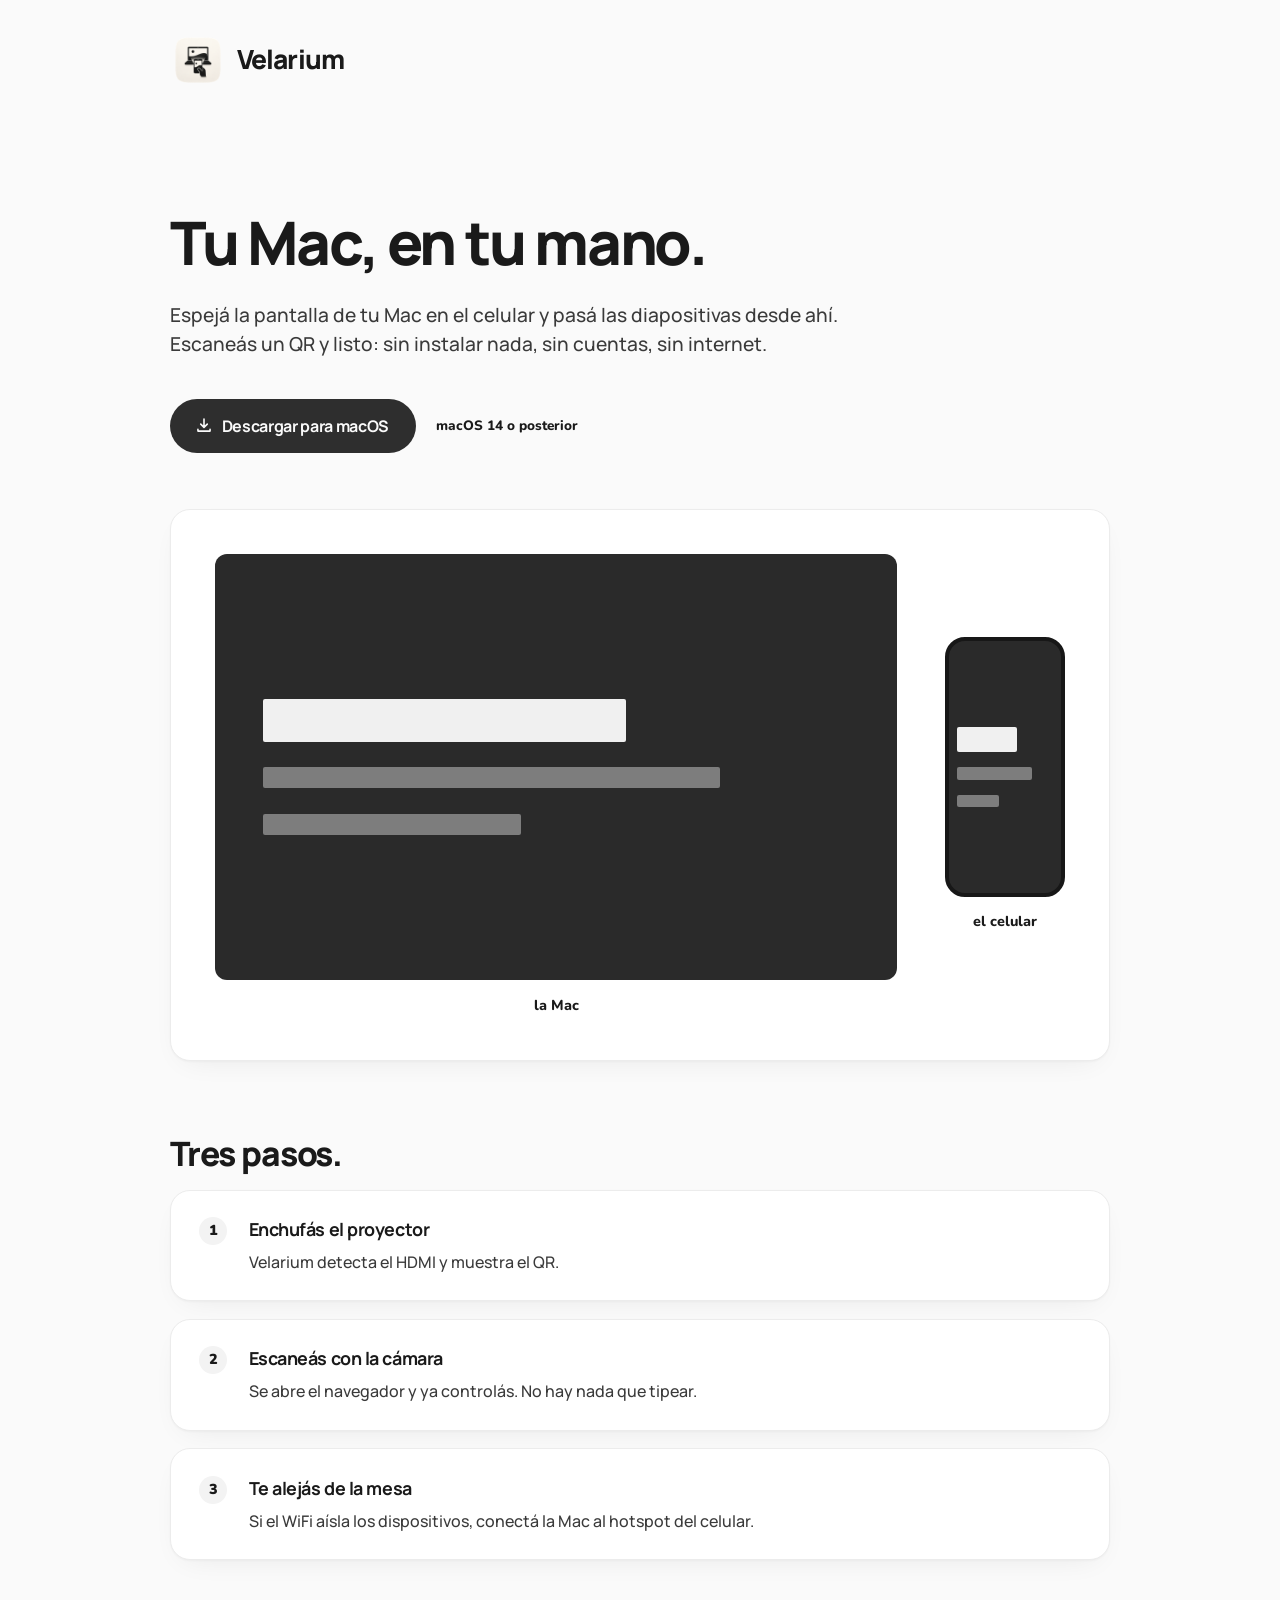
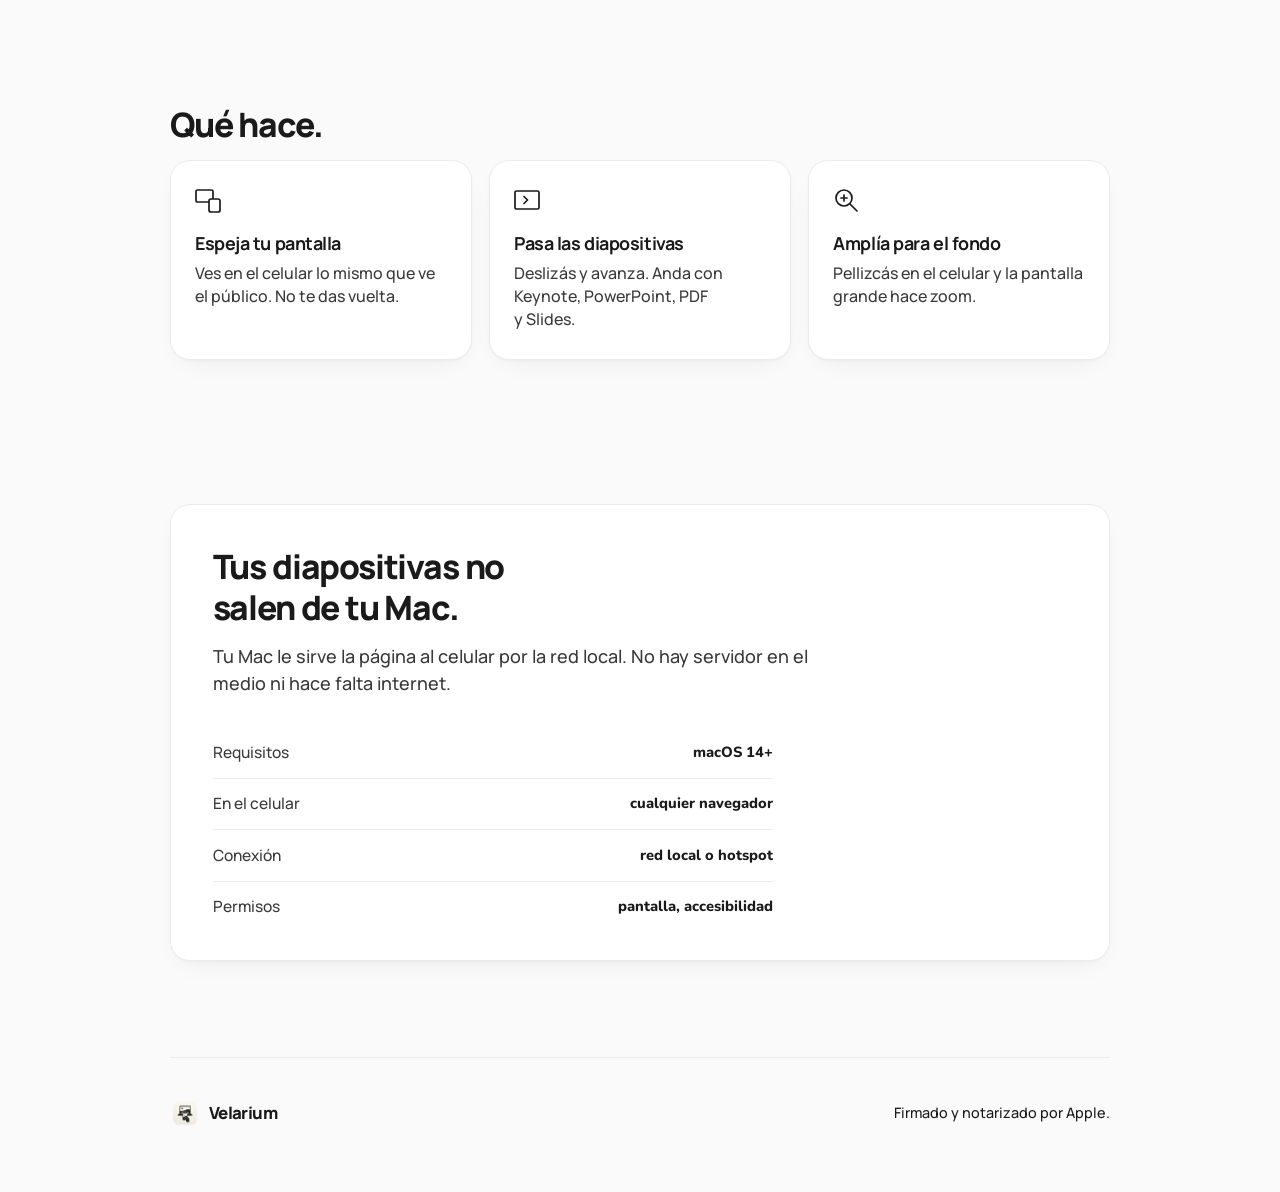
<file: site/index.html>
<!doctype html>
<html lang="es">
<head>
<meta charset="utf-8">
<meta name="viewport" content="width=device-width, initial-scale=1">
<title>Velarium</title>
<meta name="description" content="Espejá y controlá la presentación de tu Mac desde el celular. Escaneás un QR y listo.">
<meta name="theme-color" content="#fafafa">
<link rel="preconnect" href="https://fonts.googleapis.com">
<link rel="preconnect" href="https://fonts.gstatic.com" crossorigin>
<link rel="stylesheet" href="https://fonts.googleapis.com/css2?family=Manrope:wght@400;500;600;700;800&family=Nunito:wght@700;800;900&display=swap">
<link rel="icon" href="favicon-32.png" sizes="32x32">
<link rel="icon" href="logo.png" sizes="256x256">
<link rel="apple-touch-icon" href="icono-180.png">
<style>
/* Committed to a single light theme, like the reference: no dark blocks, every
   colour painted explicitly so the page holds on any host background. */
:root {
  --bg:        #fafafa;
  --surface:   #ffffff;
  --sunken:    #f3f3f3;
  --border:    #ececec;
  --text:      #1a1a1a;
  --text-soft: #3a3a3a;
  --solid:     #2e2e2e;
  --on-solid:  #fafafa;

  /* The screens stay dark in every context — they are screens, not surfaces. */
  --screen:    #2a2a2a;
  --screen-lit:#7d7d7d;
  --screen-hi: #f0f0f0;
  --bezel:     #171717;

  --shadow: 0 1px 2px rgba(0,0,0,.03), 0 10px 30px -14px rgba(0,0,0,.09);

  --sans:  "Manrope", system-ui, -apple-system, sans-serif;
  --round: "Nunito", ui-rounded, "SF Pro Rounded", system-ui, sans-serif;

  --radius:    20px;
  --radius-sm: 12px;
  --measure:   56ch;
  --gutter: clamp(1.25rem, 4vw, 2.5rem);
}

* { box-sizing: border-box; }

body {
  margin: 0;
  background: var(--bg);
  color: var(--text);
  font-family: var(--sans);
  font-size: 18px;
  font-weight: 500;
  line-height: 1.5;
  -webkit-font-smoothing: antialiased;
}

a { color: inherit; }

:focus-visible {
  outline: 2px solid var(--text-soft);
  outline-offset: 3px;
  border-radius: 4px;
}

.shell {
  max-width: 1020px;
  margin: 0 auto;
  padding-inline: var(--gutter);
}

/* ---------- Header ---------- */

header {
  display: flex;
  justify-content: space-between;
  align-items: center;
  gap: 1rem;
  padding-block: 2rem;
}

.wordmark {
  display: inline-flex;
  align-items: center;
  gap: 0.7rem;
  font-weight: 800;
  font-size: 1.65rem;
  letter-spacing: -0.035em;
  text-decoration: none;
}

/* El ícono es una lámina crema con la figura al 60%, así que necesita tamaño
   para leerse: a 44px la Mac y el celular se empastan. */
.wordmark .mark {
  display: block;
  width: 56px;
  height: 56px;
  flex: none;
}

footer .wordmark { font-size: 1.05rem; gap: 0.55rem; }
footer .wordmark .mark { width: 30px; height: 30px; }


/* ---------- Hero ---------- */

.hero { padding-block: clamp(3rem, 8vw, 5.5rem) clamp(2.5rem, 5vw, 3.5rem); }

h1 {
  font-size: clamp(2.4rem, 5.6vw, 3.75rem);
  font-weight: 800;
  line-height: 1.15;
  letter-spacing: -0.04em;
  margin: 0;
  max-width: 15ch;
  text-wrap: balance;
}

.lede {
  max-width: var(--measure);
  font-size: 1.2rem;
  font-weight: 500;
  line-height: 1.5;
  color: var(--text-soft);
  margin: 1.5rem 0 0;
  text-wrap: pretty;
}

.actions {
  display: flex;
  flex-wrap: wrap;
  align-items: center;
  gap: 1.2rem;
  margin-top: 2.5rem;
}

.download {
  display: inline-flex;
  align-items: center;
  gap: 0.65rem;
  padding: 0.95rem 1.7rem;
  background: var(--solid);
  color: var(--on-solid);
  text-decoration: none;
  font-weight: 700;
  font-size: 1rem;
  letter-spacing: -0.02em;
  border-radius: 999px;
  transition: opacity .18s ease, transform .18s ease;
}

.download:hover { opacity: .86; transform: translateY(-1px); }
.download svg { display: block; }

.requirement {
  font-family: var(--round);
  font-weight: 800;
  font-size: 0.85rem;
  color: var(--text);
  line-height: 1.6;
}

/* ---------- Cards ---------- */

.card {
  background: var(--surface);
  border: 1px solid var(--border);
  border-radius: var(--radius);
  box-shadow: var(--shadow);
}

/* ---------- The demonstration ---------- */

.demo {
  display: grid;
  grid-template-columns: 1fr;
  gap: clamp(1.75rem, 4vw, 3rem);
  align-items: center;
  padding: clamp(1.5rem, 4vw, 2.75rem);
}

@media (min-width: 780px) { .demo { grid-template-columns: 1fr auto; } }

.mac, .handset {
  position: relative;
  background: var(--screen);
  overflow: hidden;
  /* Slide metrics resolve against the screen, not against the 300%-wide strip —
     percentage padding would otherwise be measured against triple the width. */
  container-type: size;
}

.mac { aspect-ratio: 16 / 10; border-radius: var(--radius-sm); }

.handset {
  width: 120px;
  aspect-ratio: 9 / 19.5;
  border-radius: 20px;
  margin-inline: auto;
  border: 4px solid var(--bezel);
}

/* Both surfaces run the same strip on the same timing — that they never drift
   apart is the product's entire claim, so the page demonstrates it. */
.strip {
  position: absolute;
  top: 0;
  bottom: 0;
  left: 0;
  display: flex;
  width: 300%;
  animation: advance 10.5s infinite;
}

.slide {
  width: 33.3333%;
  height: 100%;
  display: flex;
  flex-direction: column;
  justify-content: center;
  gap: 6cqh;
  padding: 9cqh 7cqw;
}

.slide .bar { height: 5cqh; background: var(--screen-lit); border-radius: 2px; }
.slide .bar.title { height: 10cqh; width: 62%; background: var(--screen-hi); }
.slide .bar.short { width: 44%; }
.slide .bar.mid   { width: 78%; }

.slide .plot { display: flex; align-items: flex-end; gap: 6%; height: 32cqh; }
.slide .plot i { flex: 1; background: var(--screen-lit); border-radius: 2px; }

@keyframes advance {
  0%, 28%  { transform: translateX(0); }
  33%, 61% { transform: translateX(-33.3333%); }
  66%, 94% { transform: translateX(-66.6666%); }
  100%     { transform: translateX(0); }
}

.thumb {
  position: absolute;
  left: 50%;
  bottom: 15%;
  width: 30px;
  height: 30px;
  margin-left: -15px;
  border-radius: 50%;
  border: 1.5px solid var(--screen-hi);
  opacity: 0;
  animation: swipe 10.5s infinite;
  pointer-events: none;
}

@keyframes swipe {
  0%, 24%   { opacity: 0;   transform: translateX(22px); }
  27%       { opacity: .8;  transform: translateX(22px); }
  32%       { opacity: 0;   transform: translateX(-26px); }
  57%       { opacity: 0;   transform: translateX(22px); }
  60%       { opacity: .8;  transform: translateX(22px); }
  65%       { opacity: 0;   transform: translateX(-26px); }
  90%       { opacity: 0;   transform: translateX(22px); }
  93%       { opacity: .8;  transform: translateX(22px); }
  98%, 100% { opacity: 0;   transform: translateX(-26px); }
}

.caption {
  max-width: none;
  font-family: var(--round);
  font-weight: 800;
  font-size: 0.9rem;
  color: var(--text);
  margin: 0.9rem 0 0;
  text-align: center;
}

@media (prefers-reduced-motion: reduce) {
  .strip { animation: none; }
  .thumb { animation: none; opacity: .55; }
}

/* ---------- Sections ---------- */

section { padding-block: clamp(3rem, 7vw, 4.5rem); }


h2 {
  font-size: clamp(1.6rem, 3.2vw, 2.1rem);
  font-weight: 800;
  letter-spacing: -0.035em;
  line-height: 1.2;
  margin: 0 0 1rem;
  max-width: 20ch;
  text-wrap: balance;
}

h3 {
  font-size: 1.12rem;
  font-weight: 700;
  letter-spacing: -0.025em;
  line-height: 1.35;
  margin: 0 0 0.55rem;
}

p { margin: 0; max-width: var(--measure); text-wrap: pretty; }

.grid {
  display: grid;
  gap: 1.1rem;
  grid-template-columns: repeat(auto-fit, minmax(250px, 1fr));
}

.grid .card {
  display: flex;
  flex-direction: column;
  padding: 1.6rem 1.5rem 1.7rem;
}

.grid .icon {
  display: block;
  width: 26px;
  height: 26px;
  margin-bottom: 1.15rem;
  color: var(--text);
}

/* Los títulos entran en una línea a propósito: dos tarjetas con encabezado de
   distinto alto desalinean los párrafos y la fila se ve rota. */
.grid h3 { margin-bottom: 0.4rem; }
.grid p { color: var(--text-soft); font-size: 1rem; line-height: 1.45; }

/* Numbered because the order is real: nothing works out of sequence. */
.steps { display: grid; gap: 1.1rem; counter-reset: step; }

.step {
  display: grid;
  grid-template-columns: auto 1fr;
  gap: 1.35rem;
  padding: 1.65rem 1.75rem;
  align-items: start;
}

.step::before {
  counter-increment: step;
  content: counter(step);
  display: grid;
  place-items: center;
  width: 28px;
  height: 28px;
  border-radius: 50%;
  background: var(--sunken);
  font-family: var(--round);
  font-weight: 900;
  font-size: 0.9rem;
  color: var(--text);
}

.step p { color: var(--text-soft); font-size: 1rem; }

/* ---------- Specs ---------- */

.panel { padding: clamp(1.75rem, 4vw, 2.6rem); }
.panel > p { color: var(--text-soft); }

.specs {
  display: grid;
  gap: 0;
  margin: 1.9rem 0 0;
  max-width: 560px;
}

.spec {
  display: flex;
  justify-content: space-between;
  gap: 1.5rem;
  padding-block: 0.85rem;
  border-bottom: 1px solid var(--border);
  font-size: 0.97rem;
}

.spec:last-child { border-bottom: none; padding-bottom: 0; }
.spec dt { color: var(--text-soft); margin: 0; }
.spec dd { margin: 0; font-family: var(--round); font-weight: 800; font-size: 0.92rem; text-align: right; }

/* ---------- Footer ---------- */

footer {
  padding-block: 2.5rem 4rem;
  margin-top: 1.5rem;
  border-top: 1px solid var(--border);
  display: flex;
  flex-wrap: wrap;
  justify-content: space-between;
  align-items: center;
  gap: 1.25rem;
  font-size: 0.9rem;
  color: var(--text);
}

footer p { max-width: 44ch; }
</style>
</head>
<body>

<div class="shell">

  <header>
    <a class="wordmark" href="./">
      <img class="mark" src="logo.png" width="256" height="256" alt="">
      Velarium
    </a>
  </header>

  <div class="hero">
    <h1>Tu Mac, en tu mano.</h1>
    <p class="lede">
      Espejá la pantalla de tu Mac en el celular y pasá las diapositivas desde ahí.
      Escaneás un QR y listo: sin instalar nada, sin cuentas, sin internet.
    </p>
    <div class="actions">
      <a class="download" href="Velarium.dmg" download>
        <svg width="14" height="15" viewBox="0 0 15 16" fill="none" aria-hidden="true">
          <path d="M7.5 1v9m0 0L4 6.5M7.5 10L11 6.5M1 12v2h13v-2"
                stroke="currentColor" stroke-width="1.7"
                stroke-linecap="round" stroke-linejoin="round"/>
        </svg>
        Descargar para macOS
      </a>
      <span class="requirement">macOS 14 o posterior</span>
    </div>
  </div>

  <div class="card demo">
    <div>
      <div class="mac">
        <div class="strip">
          <div class="slide">
            <div class="bar title"></div><div class="bar mid"></div><div class="bar short"></div>
          </div>
          <div class="slide">
            <div class="bar title"></div>
            <div class="plot"><i style="height:40%"></i><i style="height:68%"></i><i style="height:52%"></i><i style="height:88%"></i><i style="height:61%"></i></div>
          </div>
          <div class="slide">
            <div class="bar title"></div><div class="bar short"></div><div class="bar mid"></div><div class="bar short"></div>
          </div>
        </div>
      </div>
      <p class="caption">la Mac</p>
    </div>

    <div>
      <div class="handset">
        <div class="strip">
          <div class="slide">
            <div class="bar title"></div><div class="bar mid"></div><div class="bar short"></div>
          </div>
          <div class="slide">
            <div class="bar title"></div>
            <div class="plot"><i style="height:40%"></i><i style="height:68%"></i><i style="height:52%"></i><i style="height:88%"></i><i style="height:61%"></i></div>
          </div>
          <div class="slide">
            <div class="bar title"></div><div class="bar short"></div><div class="bar mid"></div><div class="bar short"></div>
          </div>
        </div>
        <div class="thumb"></div>
      </div>
      <p class="caption">el celular</p>
    </div>
  </div>

  <section>
    <h2>Tres pasos.</h2>
    <div class="steps">
      <div class="card step">
        <div>
          <h3>Enchufás el proyector</h3>
          <p>Velarium detecta el HDMI y muestra el QR.</p>
        </div>
      </div>
      <div class="card step">
        <div>
          <h3>Escaneás con la cámara</h3>
          <p>Se abre el navegador y ya controlás. No hay nada que tipear.</p>
        </div>
      </div>
      <div class="card step">
        <div>
          <h3>Te alejás de la mesa</h3>
          <p>Si el WiFi aísla los dispositivos, conectá la Mac al hotspot del celular.</p>
        </div>
      </div>
    </div>
  </section>

  <section>
    <h2>Qué hace.</h2>
    <div class="grid">
      <div class="card">
        <svg class="icon" viewBox="0 0 26 26" fill="none" aria-hidden="true">
          <rect x="1" y="3" width="17" height="12" rx="1.6" stroke="currentColor" stroke-width="1.7"/>
          <rect x="14" y="12" width="11" height="13" rx="2" fill="var(--surface)" stroke="currentColor" stroke-width="1.7"/>
        </svg>
        <h3>Espeja tu pantalla</h3>
        <p>Ves en el celular lo mismo que ve el público. No te das vuelta.</p>
      </div>
      <div class="card">
        <svg class="icon" viewBox="0 0 26 26" fill="none" aria-hidden="true">
          <rect x="1" y="4" width="24" height="18" rx="1.6" stroke="currentColor" stroke-width="1.7"/>
          <path d="M10 9.5l3.5 3.5L10 16.5" stroke="currentColor" stroke-width="1.7" stroke-linecap="round" stroke-linejoin="round"/>
        </svg>
        <h3>Pasa las diapositivas</h3>
        <p>Deslizás y avanza. Anda con Keynote, PowerPoint, PDF y Slides.</p>
      </div>
      <div class="card">
        <svg class="icon" viewBox="0 0 26 26" fill="none" aria-hidden="true">
          <circle cx="11" cy="11" r="8" stroke="currentColor" stroke-width="1.7"/>
          <path d="M8 11h6M11 8v6M17 17l7 7" stroke="currentColor" stroke-width="1.7" stroke-linecap="round"/>
        </svg>
        <h3>Amplía para el fondo</h3>
        <p>Pellizcás en el celular y la pantalla grande hace zoom.</p>
      </div>
    </div>
  </section>

  <section>
    <div class="card panel">
      <h2>Tus diapositivas no salen de tu Mac.</h2>
      <p>
        Tu Mac le sirve la página al celular por la red local. No hay servidor en el medio
        ni hace falta internet.
      </p>
      <dl class="specs">
        <div class="spec"><dt>Requisitos</dt><dd>macOS 14+</dd></div>
        <div class="spec"><dt>En el celular</dt><dd>cualquier navegador</dd></div>
        <div class="spec"><dt>Conexión</dt><dd>red local o hotspot</dd></div>
        <div class="spec"><dt>Permisos</dt><dd>pantalla, accesibilidad</dd></div>
      </dl>
    </div>
  </section>

  <footer>
    <span class="wordmark">
      <img class="mark" src="logo.png" width="256" height="256" alt="">
      Velarium
    </span>
    <p>Firmado y notarizado por Apple.</p>
  </footer>

</div>
</body>
</html>
</file>
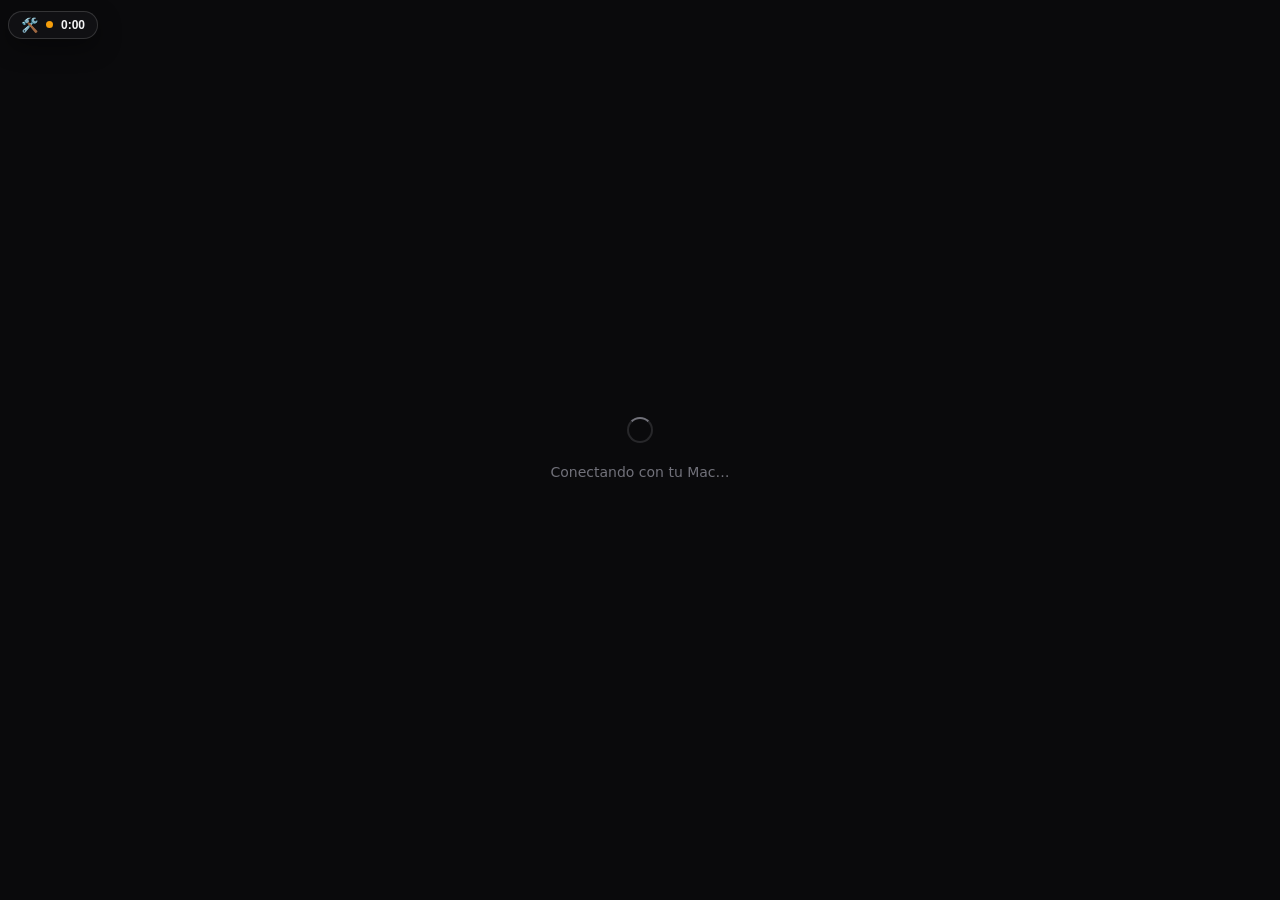
<file: Sources/Velarium/Web/index.html>
<!doctype html>
<html lang="es">
<head>
<meta charset="utf-8">
<meta name="viewport" content="width=device-width, initial-scale=1, maximum-scale=1, viewport-fit=cover">
<meta name="apple-mobile-web-app-capable" content="yes">
<meta name="apple-mobile-web-app-status-bar-style" content="black-translucent">
<meta name="theme-color" content="#0a0a0c">
<title>Velarium</title>
<link rel="manifest" href="manifest.json">
<link rel="apple-touch-icon" href="icono-180.png">
<link rel="icon" type="image/png" sizes="180x180" href="icono-180.png">
<link rel="icon" type="image/png" sizes="32x32" href="favicon-32.png">
<link rel="stylesheet" href="style.css">
</head>
<body>

<header id="header" class="collapsed">
  <button id="toolsToggleBtn" class="tools-toggle-btn" title="Herramientas">
    <span class="tools-icon">🛠️</span>
    <span id="dot" class="dot"></span>
    <span id="timer">0:00</span>
    <span id="zoomBadge" class="badge" hidden>1.0×</span>
  </button>
  <div id="toolsMenu" class="tools-menu">
    <button id="laserBtn" class="bar-btn" title="Activar Puntero Láser">🔴 Láser</button>
    <button id="windowsBtn" class="bar-btn" title="Ver Pestañas y Ventanas abiertas">🗂️ Pestañas</button>
    <button id="fullScreenBtn" class="bar-btn" title="Agrandar a Pantalla Completa">⛶ Agrandar</button>
    <button id="installBtn" class="bar-btn highlight" title="Instalar como App a Pantalla Completa">📲 Instalar</button>
    <button id="minimizeBtn" class="bar-btn mini" title="Ocultar a la izquierda">◀</button>
  </div>
</header>

<div id="stage">
  <div id="frame">
    <canvas id="screen"></canvas>
  </div>
  <div id="placeholder">
    <div class="spinner"></div>
    <p id="statusMsg">Conectando con tu Mac…</p>
  </div>
</div>

<div id="windowModal" class="modal hidden">
  <div class="modal-content">
    <div class="modal-header">
      <span>Pestañas y Ventanas en tu Mac</span>
      <button id="closeWindowModalBtn" class="close-btn">&times;</button>
    </div>
    <div id="windowList" class="window-list">
      <div class="window-loading">Buscando pestañas y ventanas...</div>
    </div>
  </div>
</div>

<div id="installModal" class="modal hidden">
  <div class="modal-content">
    <div class="modal-header">
      <span>📲 Instalar App a Pantalla Completa</span>
      <button id="closeInstallModalBtn" class="close-btn">&times;</button>
    </div>
    <div class="install-steps">
      <div class="step-card">
        <div class="step-num">1</div>
        <div class="step-text">Tocá el botón <strong>Compartir</strong> <span class="share-icon">⎋</span> en la barra de tu navegador (Safari / Chrome).</div>
      </div>
      <div class="step-card">
        <div class="step-num">2</div>
        <div class="step-text">Seleccioná <strong>"Agregar a inicio"</strong> (o <em>Add to Home Screen</em>).</div>
      </div>
      <p class="install-note">¡Listo! Se abrirá como una App nativa sin barras ni navegador.</p>
    </div>
  </div>
</div>


<div id="flash-left" class="flash"></div>
<div id="flash-right" class="flash"></div>

<script>
  window.VELARIUM = { wsPort: "__WS_PORT__", token: "__TOKEN__" };
</script>
<script src="app.js"></script>
</body>
</html>
</file>
<file: Sources/Velarium/Web/style.css>
:root {
  --bg: #0a0a0c;
  --fg: #f4f4f5;
  --dim: #71717a;
  --live: #34d399;
  --lost: #f59e0b;
}

* { margin: 0; padding: 0; box-sizing: border-box; }

html, body {
  height: 100%;
  width: 100%;
  overflow: hidden;
  background: var(--bg);
  color: var(--fg);
  font: 14px/1.4 -apple-system, BlinkMacSystemFont, "Segoe UI", system-ui, sans-serif;
  /* Nothing here should ever scroll, bounce, or pop a text-selection loupe. */
  overscroll-behavior: none;
  touch-action: none;
  -webkit-user-select: none;
  user-select: none;
  -webkit-touch-callout: none;
  -webkit-tap-highlight-color: transparent;
}

#header {
  position: fixed;
  top: max(8px, env(safe-area-inset-top));
  left: max(8px, env(safe-area-inset-left));
  display: flex;
  align-items: center;
  gap: 8px;
  z-index: 50;
}

.tools-toggle-btn {
  background: rgba(18, 18, 22, 0.85);
  border: 1px solid rgba(255, 255, 255, 0.15);
  backdrop-filter: blur(16px);
  -webkit-backdrop-filter: blur(16px);
  color: var(--fg);
  padding: 5px 12px;
  border-radius: 999px;
  font-size: 12px;
  font-weight: 600;
  cursor: pointer;
  display: inline-flex;
  align-items: center;
  gap: 8px;
  box-shadow: 0 8px 24px rgba(0, 0, 0, 0.4);
  touch-action: manipulation;
  transition: transform .15s ease, background .2s ease;
}

.tools-toggle-btn:active {
  transform: scale(0.96);
  background: rgba(30, 30, 38, 0.95);
}

.tools-icon {
  font-size: 14px;
}

.tools-menu {
  display: flex;
  align-items: center;
  gap: 6px;
  padding: 4px 6px;
  border-radius: 999px;
  background: rgba(18, 18, 22, 0.85);
  border: 1px solid rgba(255, 255, 255, 0.15);
  backdrop-filter: blur(16px);
  -webkit-backdrop-filter: blur(16px);
  box-shadow: 0 8px 24px rgba(0, 0, 0, 0.4);
  transition: opacity .22s ease, transform .25s cubic-bezier(0.16, 1, 0.3, 1);
  transform-origin: left center;
}

#header.collapsed .tools-menu {
  opacity: 0;
  pointer-events: none;
  transform: translateX(-12px) scale(0.9);
}

.bar-btn.mini {
  padding: 4px 8px;
  background: rgba(255,255,255,.08);
  font-size: 11px;
}

#stage {
  position: fixed;
  inset: 0;
  width: 100vw;
  height: 100vh;
  height: 100dvh;
  display: grid;
  place-items: center;
  overflow: hidden;
}

#frame {
  position: relative;
  max-width: 100%;
  max-height: 100%;
  overflow: hidden;
  will-change: transform;
}

#screen {
  display: block;
  width: 100%;
  height: 100%;
  background: #000;
}

/* ---- Placeholder ---- */

#placeholder {
  position: absolute;
  inset: 0;
  display: grid;
  place-items: center;
  align-content: center;
  gap: 20px;
  background: var(--bg);
  color: var(--dim);
  transition: opacity .4s ease;
}

#placeholder.hidden { opacity: 0; pointer-events: none; }

.spinner {
  width: 26px;
  height: 26px;
  border: 2px solid #27272a;
  border-top-color: var(--dim);
  border-radius: 50%;
  animation: spin 0.9s linear infinite;
}

@keyframes spin { to { transform: rotate(360deg); } }

/* ---- Status bar ---- */

#bar {
  position: fixed;
  top: max(10px, env(safe-area-inset-top));
  left: 50%;
  transform: translateX(-50%);
  display: flex;
  align-items: center;
  gap: 10px;
  padding: 7px 14px;
  border-radius: 999px;
  background: rgba(24, 24, 27, .72);
  backdrop-filter: blur(12px);
  -webkit-backdrop-filter: blur(12px);
  font-size: 13px;
  font-variant-numeric: tabular-nums;
  color: var(--dim);
  transition: opacity .5s ease;
  z-index: 10;
}

#bar.faded { opacity: 0.18; }

.dot {
  width: 7px;
  height: 7px;
  border-radius: 50%;
  background: var(--lost);
  transition: background .3s ease;
}

.dot.live { background: var(--live); }

#timer { color: var(--fg); }

.badge {
  padding: 1px 7px;
  border-radius: 999px;
  background: rgba(255,255,255,.1);
  color: var(--fg);
  font-size: 12px;
}

/* ---- Slide-change feedback ---- */

.flash {
  position: fixed;
  top: 0;
  bottom: 0;
  width: 22%;
  pointer-events: none;
  opacity: 0;
  z-index: 5;
}

#flash-left  { left: 0;  background: linear-gradient(to right, rgba(255,255,255,.14), transparent); }
#flash-right { right: 0; background: linear-gradient(to left,  rgba(255,255,255,.14), transparent); }

.flash.pulse { animation: pulse .28s ease-out; }

@keyframes pulse { from { opacity: 1; } to { opacity: 0; } }

/* ---- First-run coaching ---- */

#coach {
  position: fixed;
  left: 50%;
  bottom: max(28px, env(safe-area-inset-bottom));
  transform: translateX(-50%);
  display: flex;
  flex-direction: column;
  gap: 12px;
  padding: 18px 22px;
  border-radius: 16px;
  background: rgba(24, 24, 27, .82);
  backdrop-filter: blur(14px);
  -webkit-backdrop-filter: blur(14px);
  color: var(--dim);
  font-size: 14px;
  white-space: nowrap;
  transition: opacity .6s ease;
  z-index: 10;
}

#coach.hidden { opacity: 0; pointer-events: none; }

.coach-row { display: flex; align-items: center; gap: 12px; }

.glyph {
  display: inline-grid;
  place-items: center;
  width: 24px;
  height: 24px;
  border-radius: 7px;
  background: rgba(255,255,255,.08);
  color: var(--fg);
  font-size: 13px;
}

/* ---- Buttons and Modal ---- */

.bar-btn {
  background: rgba(255,255,255,.12);
  border: 1px solid rgba(255,255,255,.08);
  color: var(--fg);
  padding: 3px 10px;
  border-radius: 999px;
  font-size: 12px;
  font-weight: 500;
  cursor: pointer;
  display: inline-flex;
  align-items: center;
  gap: 4px;
  touch-action: manipulation;
}

.bar-btn:active {
  background: rgba(255,255,255,.3);
}

.bar-btn.active {
  background: #ef4444;
  color: #ffffff;
  border-color: #dc2626;
  box-shadow: 0 0 12px rgba(239, 68, 68, 0.6);
}

.modal {
  position: fixed;
  inset: 0;
  background: rgba(0, 0, 0, 0.45);
  backdrop-filter: blur(14px);
  -webkit-backdrop-filter: blur(14px);
  display: grid;
  place-items: center;
  z-index: 100;
  transition: opacity .25s ease;
  touch-action: auto;
}

.modal.hidden {
  opacity: 0;
  pointer-events: none;
}

.modal-content {
  background: #ffffff;
  border: 1px solid #e5e5e5;
  border-radius: 24px;
  width: 90%;
  max-width: 400px;
  padding: 20px;
  color: #1a1a1a;
  box-shadow: 0 24px 48px -12px rgba(0,0,0,0.25);
  font-family: -apple-system, BlinkMacSystemFont, "Segoe UI", Roboto, sans-serif;
}

.modal-header {
  display: flex;
  justify-content: space-between;
  align-items: center;
  font-weight: 700;
  font-size: 16px;
  color: #1a1a1a;
  margin-bottom: 14px;
  padding-bottom: 12px;
  border-bottom: 1px solid #eaeaea;
}

.close-btn {
  background: #f3f4f6;
  border: none;
  color: #4b5563;
  width: 28px;
  height: 28px;
  border-radius: 50%;
  font-size: 18px;
  line-height: 1;
  display: grid;
  place-items: center;
  cursor: pointer;
}

.close-btn:active {
  background: #e5e7eb;
}

.window-list {
  display: flex;
  flex-direction: column;
  gap: 10px;
  max-height: 60vh;
  overflow-y: auto;
  -webkit-overflow-scrolling: touch;
  touch-action: pan-y;
  overscroll-behavior: contain;
  padding-right: 4px;
}

.window-card {
  padding: 14px 16px;
  border-radius: 16px;
  background: #f8fafc;
  border: 1px solid #e2e8f0;
  display: flex;
  flex-direction: column;
  gap: 4px;
  cursor: pointer;
  transition: transform .12s ease, background .15s ease, border-color .15s ease;
}

.window-card:active {
  background: #e0e7ff;
  border-color: #6366f1;
  transform: scale(0.98);
}

.bar-btn.highlight {
  background: linear-gradient(135deg, #6366f1, #4f46e5);
  color: #ffffff;
  border-color: #818cf8;
  font-weight: 700;
  box-shadow: 0 0 12px rgba(99, 102, 241, 0.4);
}

.action-btn {
  background: rgba(255, 255, 255, 0.12);
  border: 1px solid rgba(255, 255, 255, 0.16);
  color: #ffffff;
  padding: 10px 18px;
  border-radius: 999px;
  font-size: 14px;
  font-weight: 600;
  cursor: pointer;
  transition: background .2s, transform .15s;
}

.action-btn:active {
  background: rgba(255, 255, 255, 0.25);
  transform: scale(0.97);
}

.placeholder-hint {
  font-size: 13px;
  color: rgba(255, 255, 255, 0.6);
  text-align: center;
  max-width: 280px;
  margin-top: 6px;
  line-height: 1.4;
}

.placeholder-actions {
  display: flex;
  flex-direction: column;
  align-items: center;
  gap: 8px;
  margin-top: 14px;
  width: 100%;
  max-width: 280px;
}

.host-input {
  width: 100%;
  padding: 10px 16px;
  border-radius: 999px;
  background: rgba(255, 255, 255, 0.08);
  border: 1px solid rgba(255, 255, 255, 0.16);
  color: #ffffff;
  font-size: 13px;
  text-align: center;
  outline: none;
}

.host-input::placeholder {
  color: rgba(255, 255, 255, 0.4);
}

.install-steps {
  display: flex;
  flex-direction: column;
  gap: 12px;
  margin-top: 8px;
}

.step-card {
  display: flex;
  align-items: center;
  gap: 14px;
  padding: 12px 14px;
  background: #f8fafc;
  border: 1px solid #e2e8f0;
  border-radius: 14px;
}

.step-num {
  width: 28px;
  height: 28px;
  border-radius: 50%;
  background: #4f46e5;
  color: #ffffff;
  font-weight: 800;
  font-size: 14px;
  display: grid;
  place-items: center;
  flex-shrink: 0;
}

.step-text {
  font-size: 13px;
  color: #334155;
  line-height: 1.4;
}

.share-icon {
  display: inline-block;
  background: #e2e8f0;
  padding: 2px 6px;
  border-radius: 6px;
  font-weight: 700;
}

.install-note {
  font-size: 12px;
  color: #16a34a;
  font-weight: 600;
  text-align: center;
  margin-top: 6px;
}

.qr-camera-box {
  display: flex;
  flex-direction: column;
  align-items: center;
  gap: 10px;
}

#cameraVideo {
  width: 100%;
  max-height: 220px;
  object-fit: cover;
  border-radius: 16px;
  background: #000;
}

.qr-hint {
  font-size: 12px;
  color: #64748b;
  text-align: center;
}
</file>
